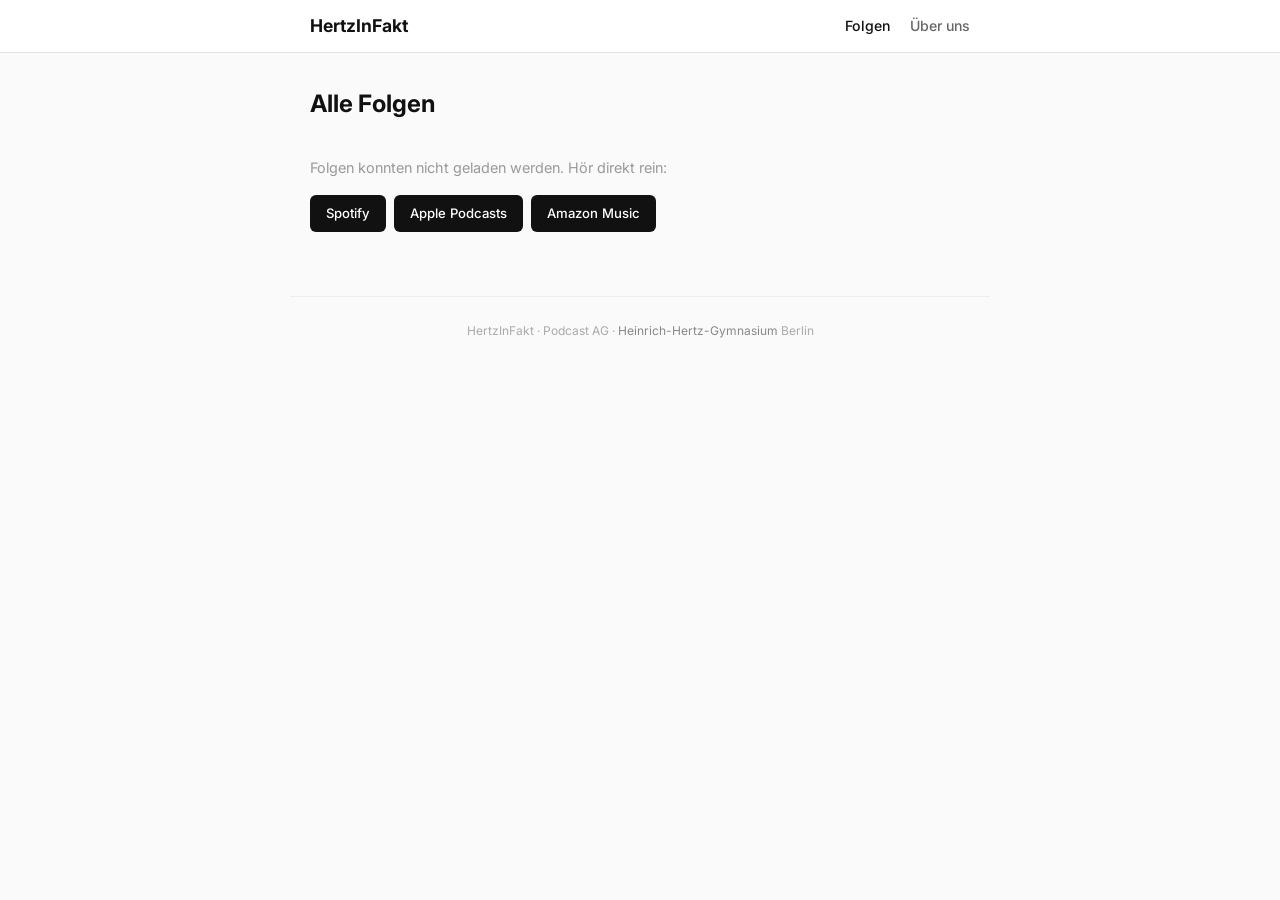
<file: folge.html>
<!DOCTYPE html>
<html lang="de">
<head>
  <meta charset="UTF-8">
  <meta name="viewport" content="width=device-width, initial-scale=1.0">
  <title>HertzInFakt</title>
  <link rel="stylesheet" href="css/style.css">
  <link rel="icon" href="data:image/svg+xml,<svg xmlns='http://www.w3.org/2000/svg' viewBox='0 0 100 100'><text y='.9em' font-size='90'>🎙</text></svg>">
</head>
<body class="page">

  <nav class="nav">
    <div class="nav-inner">
      <a href="index.html" class="nav-logo">HertzInFakt</a>
      <div class="nav-links">
        <a href="folgen.html" class="active">Folgen</a>
        <a href="ueber-uns.html">Über uns</a>
      </div>
    </div>
  </nav>

  <main class="content">
    <a href="folgen.html" class="ep-back">&larr; Alle Folgen</a>

    <div id="ep-detail">
      <p style="color:#999;font-size:0.9rem">Wird geladen…</p>
    </div>

    <div id="ep-error" style="display:none">
      <p style="color:#999;font-size:0.9rem;margin-bottom:1rem">Folge konnte nicht geladen werden.</p>
      <div class="ep-platforms">
        <a href="https://open.spotify.com/show/3XBMHVfX9mzXzKMxGCedEe" target="_blank" rel="noopener">Spotify</a>
        <a href="https://podcasts.apple.com/podcast/id1717636768" target="_blank" rel="noopener">Apple Podcasts</a>
        <a href="https://music.amazon.de/podcasts/531cadb9-122c-4082-9dff-fe9644208fc5/hertzinfakt" target="_blank" rel="noopener">Amazon Music</a>
      </div>
    </div>
  </main>

  <footer class="page-footer">
    HertzInFakt · Podcast AG · <a href="https://hhgym.de/" target="_blank" rel="noopener">Heinrich-Hertz-Gymnasium</a> Berlin
  </footer>

  <script src="js/podcast.js"></script>
  <script src="js/player.js"></script>
  <script>
    function esc(s) {
      var d = document.createElement("div");
      d.textContent = s;
      return d.innerHTML;
    }

    (async () => {
      var slug = new URLSearchParams(location.search).get("ep");
      var detailEl = document.getElementById("ep-detail");
      var errorEl = document.getElementById("ep-error");

      if (!slug) { location.href = "folgen.html"; return; }

      var episodes = await getEpisodes();

      if (!episodes) {
        detailEl.style.display = "none";
        errorEl.style.display = "block";
        return;
      }

      var ep = episodes.find(function (e) { return e.slug === slug; });

      if (!ep) {
        detailEl.innerHTML = '<p style="color:#999">Folge nicht gefunden.</p>';
        return;
      }

      document.title = ep.title + " \u2013 HertzInFakt";

      // Build filename from slug
      var ext = ep.audio.match(/\.(m4a|mp3|ogg)/) ? ep.audio.match(/\.(m4a|mp3|ogg)/)[0] : ".mp3";
      var dlName = "HertzInFakt-" + ep.slug + ext;

      detailEl.innerHTML =
        '<div class="ep-detail-header">' +
          "<h1>" + esc(ep.title) + "</h1>" +
          '<div class="ep-detail-meta">' + ep.labelLong + " \u00b7 " + ep.date + " \u00b7 " + ep.duration + "</div>" +
        "</div>" +
        '<div id="player-mount"></div>' +
        '<div class="ep-desc"><p>' + esc(ep.desc) + "</p></div>" +
        '<div class="ep-platforms">' +
          '<a href="https://open.spotify.com/show/3XBMHVfX9mzXzKMxGCedEe" target="_blank" rel="noopener">Spotify</a>' +
          '<a href="https://podcasts.apple.com/podcast/id1717636768" target="_blank" rel="noopener">Apple Podcasts</a>' +
          '<a href="https://music.amazon.de/podcasts/531cadb9-122c-4082-9dff-fe9644208fc5/hertzinfakt" target="_blank" rel="noopener">Amazon Music</a>' +
        "</div>";

      initPlayer(document.getElementById("player-mount"), ep.audio, dlName);
    })();
  </script>

</body>
</html>
</file>
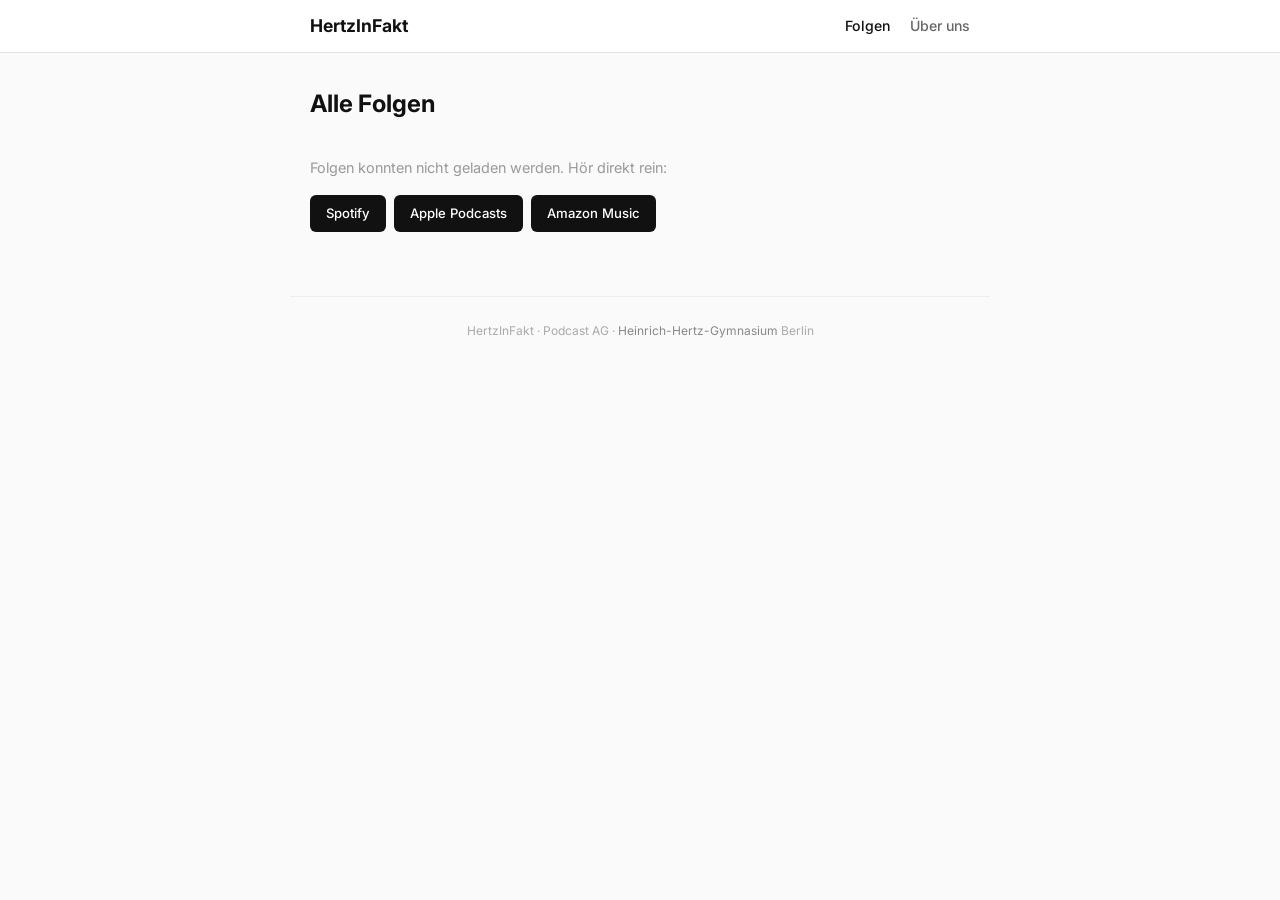
<file: folgen.html>
<!DOCTYPE html>
<html lang="de">
<head>
  <meta charset="UTF-8">
  <meta name="viewport" content="width=device-width, initial-scale=1.0">
  <title>Folgen – HertzInFakt</title>
  <link rel="stylesheet" href="css/style.css">
  <link rel="icon" href="data:image/svg+xml,<svg xmlns='http://www.w3.org/2000/svg' viewBox='0 0 100 100'><text y='.9em' font-size='90'>🎙</text></svg>">
</head>
<body class="page">

  <nav class="nav">
    <div class="nav-inner">
      <a href="index.html" class="nav-logo">HertzInFakt</a>
      <div class="nav-links">
        <a href="folgen.html" class="active">Folgen</a>
        <a href="ueber-uns.html">Über uns</a>
      </div>
    </div>
  </nav>

  <main class="content">
    <div class="page-header">
      <h1>Alle Folgen</h1>
      <p id="ep-count"></p>
    </div>

    <div id="ep-list" class="ep-list">
      <p style="color:#999;font-size:0.9rem">Folgen werden geladen…</p>
    </div>

    <div id="ep-error" style="display:none">
      <p style="color:#999;font-size:0.9rem;margin-bottom:1rem">Folgen konnten nicht geladen werden. Hör direkt rein:</p>
      <div class="ep-platforms">
        <a href="https://open.spotify.com/show/3XBMHVfX9mzXzKMxGCedEe" target="_blank" rel="noopener">Spotify</a>
        <a href="https://podcasts.apple.com/podcast/id1717636768" target="_blank" rel="noopener">Apple Podcasts</a>
        <a href="https://music.amazon.de/podcasts/531cadb9-122c-4082-9dff-fe9644208fc5/hertzinfakt" target="_blank" rel="noopener">Amazon Music</a>
      </div>
    </div>
  </main>

  <footer class="page-footer">
    HertzInFakt · Podcast AG · <a href="https://hhgym.de/" target="_blank" rel="noopener">Heinrich-Hertz-Gymnasium</a> Berlin
  </footer>

  <script src="js/podcast.js"></script>
  <script>
    function esc(s) {
      const d = document.createElement("div");
      d.textContent = s;
      return d.innerHTML;
    }

    (async () => {
      const episodes = await getEpisodes();
      const listEl = document.getElementById("ep-list");
      const countEl = document.getElementById("ep-count");
      const errorEl = document.getElementById("ep-error");

      if (!episodes) {
        listEl.style.display = "none";
        errorEl.style.display = "block";
        return;
      }

      const epCount = episodes.filter((e) => e.num).length;
      countEl.textContent = epCount + " Folgen seit November 2023";

      listEl.innerHTML = episodes
        .map(
          (ep) =>
            '<a href="folge.html?ep=' + ep.slug + '" class="ep-item">' +
              '<span class="ep-num">' + ep.label + "</span>" +
              '<div class="ep-info">' +
                '<div class="ep-title">' + esc(ep.title) + "</div>" +
                '<div class="ep-meta">' + ep.date + " · " + ep.duration + "</div>" +
              "</div>" +
              '<span class="ep-arrow">\u2192</span>' +
            "</a>"
        )
        .join("");
    })();
  </script>

</body>
</html>
</file>
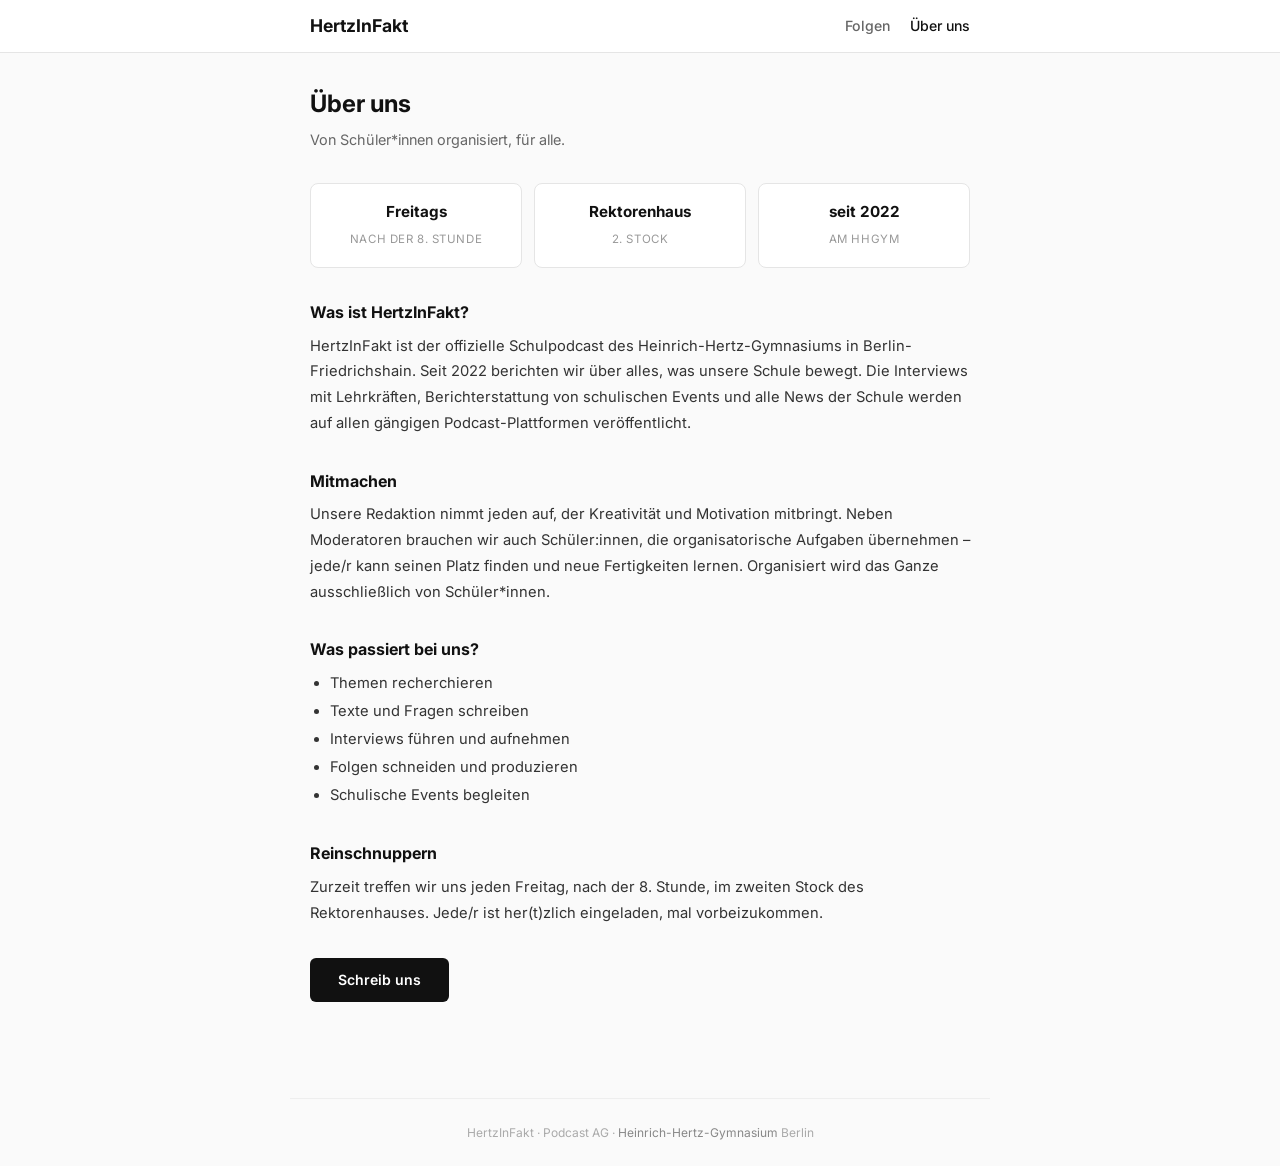
<file: ueber-uns.html>
<!DOCTYPE html>
<html lang="de">
<head>
  <meta charset="UTF-8">
  <meta name="viewport" content="width=device-width, initial-scale=1.0">
  <title>Über uns – HertzInFakt</title>
  <link rel="stylesheet" href="css/style.css">
  <link rel="icon" href="data:image/svg+xml,<svg xmlns='http://www.w3.org/2000/svg' viewBox='0 0 100 100'><text y='.9em' font-size='90'>🎙</text></svg>">
</head>
<body class="page">

  <nav class="nav">
    <div class="nav-inner">
      <a href="index.html" class="nav-logo">HertzInFakt</a>
      <div class="nav-links">
        <a href="folgen.html">Folgen</a>
        <a href="ueber-uns.html" class="active">Über uns</a>
      </div>
    </div>
  </nav>

  <main class="content">

    <div class="page-header">
      <h1>Über uns</h1>
      <p>Von Schüler*innen organisiert, für alle.</p>
    </div>

    <div class="info-boxes">
      <div class="info-box">
        <span class="val">Freitags</span>
        <span class="lbl">nach der 8. Stunde</span>
      </div>
      <div class="info-box">
        <span class="val">Rektorenhaus</span>
        <span class="lbl">2. Stock</span>
      </div>
      <div class="info-box">
        <span class="val">seit 2022</span>
        <span class="lbl">am HHGYM</span>
      </div>
    </div>

    <div class="about-section">
      <h2>Was ist HertzInFakt?</h2>
      <p>HertzInFakt ist der offizielle Schulpodcast des Heinrich-Hertz-Gymnasiums in Berlin-Friedrichshain. Seit 2022 berichten wir über alles, was unsere Schule bewegt. Die Interviews mit Lehrkräften, Berichterstattung von schulischen Events und alle News der Schule werden auf allen gängigen Podcast-Plattformen veröffentlicht.</p>
    </div>

    <div class="about-section">
      <h2>Mitmachen</h2>
      <p>Unsere Redaktion nimmt jeden auf, der Kreativität und Motivation mitbringt. Neben Moderatoren brauchen wir auch Schüler:innen, die organisatorische Aufgaben übernehmen &ndash; jede/r kann seinen Platz finden und neue Fertigkeiten lernen. Organisiert wird das Ganze ausschließlich von Schüler*innen.</p>
    </div>

    <div class="about-section">
      <h2>Was passiert bei uns?</h2>
      <ul>
        <li>Themen recherchieren</li>
        <li>Texte und Fragen schreiben</li>
        <li>Interviews führen und aufnehmen</li>
        <li>Folgen schneiden und produzieren</li>
        <li>Schulische Events begleiten</li>
      </ul>
    </div>

    <div class="about-section">
      <h2>Reinschnuppern</h2>
      <p>Zurzeit treffen wir uns jeden Freitag, nach der 8. Stunde, im zweiten Stock des Rektorenhauses. Jede/r ist her(t)zlich eingeladen, mal vorbeizukommen.</p>
    </div>

    <div class="about-section">
      <a href="mailto:hertzinfakt@gmail.com" class="contact-btn">Schreib uns</a>
    </div>

  </main>

  <footer class="page-footer">
    HertzInFakt · Podcast AG · <a href="https://hhgym.de/" target="_blank" rel="noopener">Heinrich-Hertz-Gymnasium</a> Berlin
  </footer>

</body>
</html>
</file>
<file: css/style.css>
@import url('https://fonts.googleapis.com/css2?family=Inter:wght@400;500;600;700&display=swap');

*, *::before, *::after { margin: 0; padding: 0; box-sizing: border-box; }

/* =========================================
   LINKTREE PAGE (index.html)
   ========================================= */

body.lt {
  font-family: 'Inter', sans-serif;
  background: #252525;
  color: #fff;
  min-height: 100vh;
  display: flex;
  flex-direction: column;
  align-items: center;
}

.lt-container {
  width: 100%;
  max-width: 680px;
  padding: 2.5rem 1.25rem 3rem;
  display: flex;
  flex-direction: column;
  align-items: center;
}

.lt-avatar {
  width: 96px;
  height: 96px;
  border-radius: 50%;
  object-fit: cover;
  margin-bottom: 0.75rem;
}

.lt-title {
  font-size: 1.25rem;
  font-weight: 700;
  margin-bottom: 0.2rem;
}

.lt-bio {
  font-size: 0.85rem;
  color: #ccc;
  margin-bottom: 1.25rem;
  text-align: center;
  max-width: 400px;
  line-height: 1.5;
}

/* Social icons row */
.lt-socials {
  display: flex;
  gap: 0.75rem;
  margin-bottom: 1.75rem;
}

.lt-socials a {
  width: 36px;
  height: 36px;
  border-radius: 50%;
  background: rgba(255,255,255,0.1);
  display: flex;
  align-items: center;
  justify-content: center;
  transition: background 0.2s;
}

.lt-socials a:hover {
  background: rgba(255,255,255,0.2);
}

.lt-socials svg {
  width: 18px;
  height: 18px;
  fill: #fff;
}

/* Link buttons */
.lt-links {
  width: 100%;
  display: flex;
  flex-direction: column;
  gap: 0.75rem;
}

.lt-btn {
  display: block;
  width: 100%;
  padding: 1rem 1.25rem;
  background: #fff;
  color: #000;
  text-align: center;
  text-decoration: none;
  font-weight: 600;
  font-size: 0.95rem;
  border-radius: 8px;
  transition: transform 0.15s, box-shadow 0.15s;
}

.lt-btn:hover {
  transform: scale(1.02);
  box-shadow: 0 4px 20px rgba(0,0,0,0.3);
}

.lt-btn--muted {
  background: rgba(255,255,255,0.08);
  color: #ccc;
  font-weight: 500;
  font-size: 0.85rem;
  border: 1px solid rgba(255,255,255,0.12);
}

.lt-btn--muted:hover {
  background: rgba(255,255,255,0.14);
  color: #fff;
}

.lt-footer {
  margin-top: 2.5rem;
  font-size: 0.7rem;
  color: #666;
}

.lt-footer a {
  color: #888;
  text-decoration: none;
}

/* =========================================
   REGULAR PAGES (folgen, ueber-uns, detail)
   ========================================= */

body.page {
  font-family: 'Inter', sans-serif;
  background: #fafafa;
  color: #111;
  line-height: 1.6;
  min-height: 100vh;
}

/* Nav */
.nav {
  position: sticky;
  top: 0;
  z-index: 10;
  background: #fff;
  border-bottom: 1px solid #e5e5e5;
}

.nav-inner {
  max-width: 700px;
  margin: 0 auto;
  display: flex;
  align-items: center;
  justify-content: space-between;
  padding: 0.75rem 1.25rem;
}

.nav-logo {
  font-weight: 700;
  font-size: 1.1rem;
  color: #111;
  text-decoration: none;
}

.nav-links {
  display: flex;
  gap: 1.25rem;
}

.nav-links a {
  color: #666;
  text-decoration: none;
  font-size: 0.88rem;
  font-weight: 500;
}

.nav-links a:hover,
.nav-links a.active {
  color: #111;
}

/* Main container */
.content {
  max-width: 700px;
  margin: 0 auto;
  padding: 2rem 1.25rem 4rem;
}

/* Page header */
.page-header {
  margin-bottom: 2rem;
}

.page-header h1 {
  font-size: 1.5rem;
  font-weight: 700;
  margin-bottom: 0.25rem;
}

.page-header p {
  color: #666;
  font-size: 0.9rem;
}

/* ---- Episode List (folgen.html) ---- */

.ep-list {
  display: flex;
  flex-direction: column;
}

.ep-item {
  display: flex;
  gap: 1rem;
  align-items: flex-start;
  padding: 1.1rem 0;
  border-bottom: 1px solid #eee;
  text-decoration: none;
  color: inherit;
  transition: background 0.15s;
}

.ep-item:first-child {
  padding-top: 0;
}

.ep-item:hover {
  background: #f5f5f5;
  margin: 0 -0.75rem;
  padding-left: 0.75rem;
  padding-right: 0.75rem;
  border-radius: 8px;
}

.ep-num {
  font-size: 0.75rem;
  font-weight: 700;
  color: #999;
  min-width: 28px;
  padding-top: 0.15rem;
}

.ep-info {
  flex: 1;
  min-width: 0;
}

.ep-title {
  font-weight: 600;
  font-size: 0.95rem;
  margin-bottom: 0.15rem;
  line-height: 1.35;
}

.ep-meta {
  font-size: 0.78rem;
  color: #999;
}

.ep-arrow {
  color: #ccc;
  font-size: 1.1rem;
  padding-top: 0.15rem;
}

/* ---- Episode Detail (folgen/folge-X.html) ---- */

.ep-back {
  display: inline-block;
  color: #666;
  text-decoration: none;
  font-size: 0.85rem;
  margin-bottom: 1.5rem;
}

.ep-back:hover {
  color: #111;
}

.ep-detail-header {
  margin-bottom: 1.5rem;
}

.ep-detail-header h1 {
  font-size: 1.35rem;
  font-weight: 700;
  line-height: 1.3;
  margin-bottom: 0.4rem;
}

.ep-detail-meta {
  font-size: 0.82rem;
  color: #888;
}

/* ---- Custom Player ---- */

.player {
  background: #111;
  border-radius: 12px;
  padding: 1.25rem 1.5rem;
  margin-bottom: 1.75rem;
  user-select: none;
}

.player-top {
  display: flex;
  align-items: center;
  gap: 1rem;
}

.player-play {
  width: 46px;
  height: 46px;
  border-radius: 50%;
  background: #fff;
  border: none;
  cursor: pointer;
  display: flex;
  align-items: center;
  justify-content: center;
  flex-shrink: 0;
  transition: transform 0.1s;
}

.player-play:hover { transform: scale(1.06); }
.player-play:active { transform: scale(0.96); }

.player-play svg {
  width: 20px;
  height: 20px;
  fill: #111;
  margin-left: 2px;
}

.player-play.is-playing svg { margin-left: 0; }

.player-track {
  flex: 1;
  min-width: 0;
}

.player-bar-wrap {
  width: 100%;
  height: 24px;
  display: flex;
  align-items: center;
  cursor: pointer;
  position: relative;
}

.player-bar {
  width: 100%;
  height: 6px;
  background: #333;
  border-radius: 3px;
  position: relative;
  overflow: visible;
}

.player-bar-loaded {
  height: 100%;
  background: #444;
  border-radius: 3px;
  width: 0%;
  position: absolute;
  top: 0;
  left: 0;
}

.player-bar-fill {
  height: 100%;
  background: #fff;
  border-radius: 3px;
  width: 0%;
  position: relative;
}

.player-knob {
  position: absolute;
  right: -8px;
  top: -5px;
  width: 16px;
  height: 16px;
  background: #fff;
  border-radius: 50%;
  box-shadow: 0 1px 6px rgba(0,0,0,0.5);
  opacity: 0;
  transition: opacity 0.15s;
}

.player-bar-wrap:hover .player-knob,
.player.is-dragging .player-knob {
  opacity: 1;
}

.player-time {
  display: flex;
  justify-content: space-between;
  font-size: 0.7rem;
  color: #666;
  margin-top: 0.3rem;
  font-variant-numeric: tabular-nums;
}

.player-bottom {
  display: flex;
  align-items: center;
  justify-content: flex-end;
  gap: 0.5rem;
  margin-top: 0.85rem;
}

.player-speed {
  background: none;
  border: 1px solid #333;
  color: #999;
  padding: 0.25rem 0.6rem;
  border-radius: 4px;
  font-size: 0.75rem;
  font-family: inherit;
  cursor: pointer;
  transition: border-color 0.15s, color 0.15s;
}

.player-speed:hover {
  border-color: #555;
  color: #fff;
}

.player-dl {
  display: inline-flex;
  align-items: center;
  gap: 0.35rem;
  color: #999;
  text-decoration: none;
  font-size: 0.78rem;
  padding: 0.25rem 0.65rem;
  border: 1px solid #333;
  border-radius: 4px;
  transition: border-color 0.15s, color 0.15s;
  cursor: pointer;
  background: none;
  font-family: inherit;
}

.player-dl:hover {
  border-color: #555;
  color: #fff;
}

.player-dl svg {
  width: 14px;
  height: 14px;
  fill: currentColor;
}

.ep-desc {
  font-size: 0.92rem;
  line-height: 1.75;
  color: #333;
  margin-bottom: 2rem;
}

.ep-platforms {
  display: flex;
  flex-wrap: wrap;
  gap: 0.5rem;
}

.ep-platforms a {
  display: inline-block;
  padding: 0.5rem 1rem;
  background: #111;
  color: #fff;
  text-decoration: none;
  font-size: 0.82rem;
  font-weight: 500;
  border-radius: 6px;
  transition: background 0.15s;
}

.ep-platforms a:hover {
  background: #333;
}

/* ---- About (ueber-uns.html) ---- */

.about-section {
  margin-bottom: 2rem;
}

.about-section h2 {
  font-size: 1rem;
  font-weight: 700;
  margin-bottom: 0.5rem;
}

.about-section p,
.about-section li {
  font-size: 0.92rem;
  line-height: 1.75;
  color: #333;
}

.about-section ul {
  padding-left: 1.25rem;
  margin-top: 0.25rem;
}

.about-section ul li {
  margin-bottom: 0.15rem;
}

.info-boxes {
  display: grid;
  grid-template-columns: repeat(3, 1fr);
  gap: 0.75rem;
  margin-bottom: 2rem;
}

.info-box {
  background: #fff;
  border: 1px solid #e5e5e5;
  border-radius: 8px;
  padding: 1rem;
  text-align: center;
}

.info-box .val {
  font-weight: 700;
  font-size: 0.95rem;
  display: block;
  margin-bottom: 0.1rem;
}

.info-box .lbl {
  font-size: 0.72rem;
  color: #999;
  text-transform: uppercase;
  letter-spacing: 0.05em;
}

.contact-btn {
  display: inline-block;
  padding: 0.65rem 1.75rem;
  background: #111;
  color: #fff;
  text-decoration: none;
  font-weight: 600;
  font-size: 0.88rem;
  border-radius: 6px;
  transition: background 0.15s;
}

.contact-btn:hover {
  background: #333;
}

/* Footer */
.page-footer {
  text-align: center;
  padding: 1.5rem 1.25rem;
  font-size: 0.75rem;
  color: #aaa;
  border-top: 1px solid #eee;
  max-width: 700px;
  margin: 0 auto;
}

.page-footer a {
  color: #888;
  text-decoration: none;
}

.page-footer a:hover {
  color: #111;
}

/* Responsive */
@media (max-width: 480px) {
  .lt-container { padding: 2rem 1rem; }
  .lt-avatar { width: 80px; height: 80px; }
  .lt-title { font-size: 1.1rem; }
  .content { padding: 1.5rem 1rem 3rem; }
  .page-header h1 { font-size: 1.25rem; }
  .ep-detail-header h1 { font-size: 1.15rem; }
  .info-boxes { grid-template-columns: 1fr; }
}
</file>
